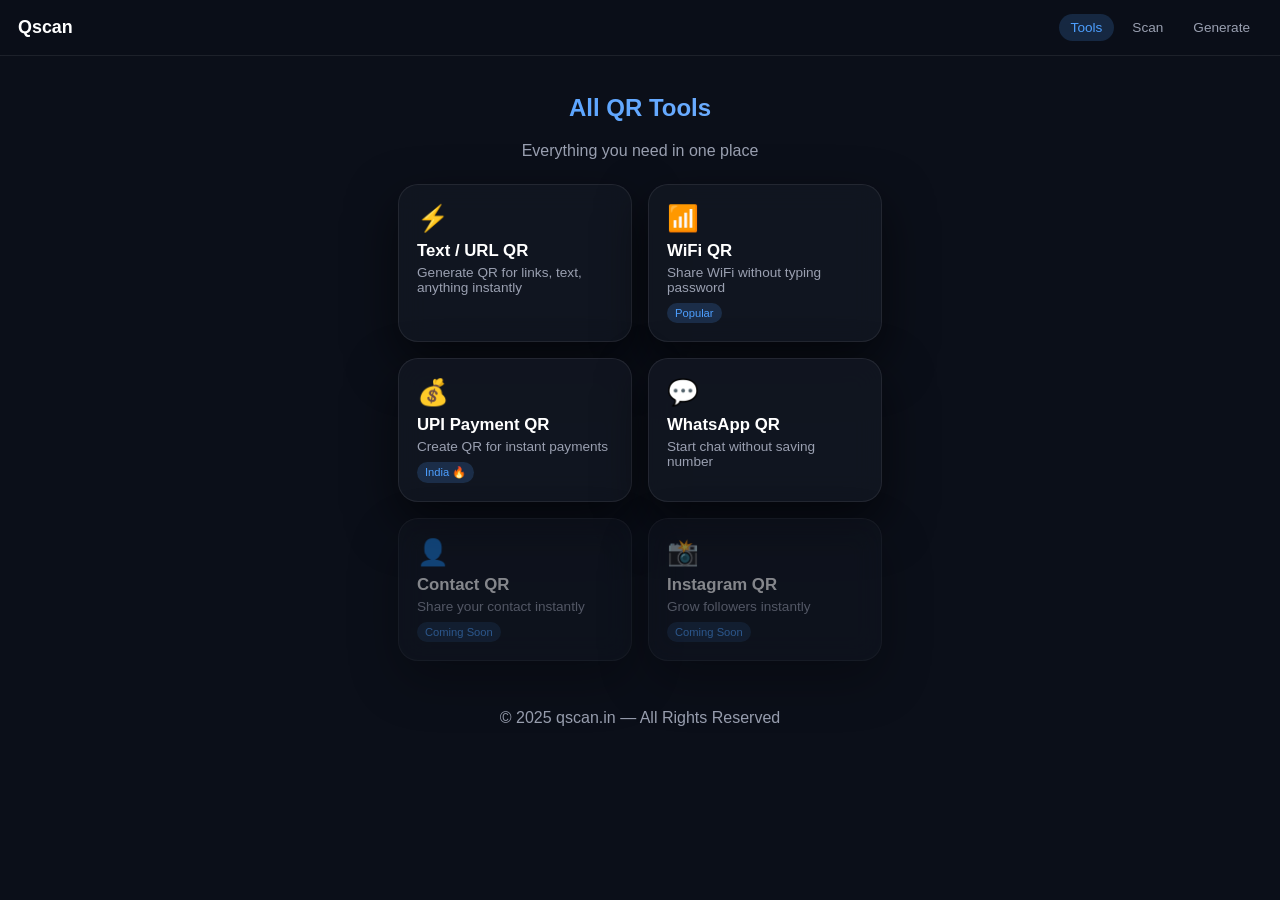
<file: tools.html>
<!DOCTYPE html>
<html lang="en">
<head>

<link rel="icon" href="/assets/img/logo.png">
<link rel="manifest" href="/manifest.webmanifest">

<meta charset="UTF-8" />
<title>QR Tools - Qscan</title>
<meta name="description" content="All QR tools in one place. Generate WiFi, UPI, WhatsApp, URL QR codes instantly. Free & fast.">
<meta name="viewport" content="width=device-width, initial-scale=1" />

<link rel="stylesheet" href="/assets/css/style.css" />

</head>

<body>

<header class="top-bar">
  <div class="brand">
    <span class="brand-text">Qscan</span>
  </div>

  <nav class="nav">
    <a href="/tools.html" class="nav-link active">Tools</a>
    <a href="/" class="nav-link">Scan</a>
    <a href="/generator.html" class="nav-link">Generate</a>
  </nav>
</header>

<main class="main">

<section class="hero">
  <h1>All QR Tools</h1>
  <p class="hero-sub">Everything you need in one place</p>
</section>

<section class="tools-grid">

<!-- TEXT QR -->
<a href="/generator.html" class="tool-card">
  <div class="tool-icon">⚡</div>
  <div class="tool-title">Text / URL QR</div>
  <div class="tool-desc">Generate QR for links, text, anything instantly</div>
</a>

<!-- WIFI -->
<a href="/wifi.html" class="tool-card">
  <div class="tool-icon">📶</div>
  <div class="tool-title">WiFi QR</div>
  <div class="tool-desc">Share WiFi without typing password</div>
  <span class="badge">Popular</span>
</a>

<!-- UPI -->
<a href="/upi.html" class="tool-card">
  <div class="tool-icon">💰</div>
  <div class="tool-title">UPI Payment QR</div>
  <div class="tool-desc">Create QR for instant payments</div>
  <span class="badge">India 🔥</span>
</a>

<!-- WHATSAPP -->
<a href="/whatsapp.html" class="tool-card">
  <div class="tool-icon">💬</div>
  <div class="tool-title">WhatsApp QR</div>
  <div class="tool-desc">Start chat without saving number</div>
</a>

<!-- CONTACT -->
<div class="tool-card tool-locked">
  <div class="tool-icon">👤</div>
  <div class="tool-title">Contact QR</div>
  <div class="tool-desc">Share your contact instantly</div>
  <span class="badge">Coming Soon</span>
</div>

<!-- INSTAGRAM -->
<div class="tool-card tool-locked">
  <div class="tool-icon">📸</div>
  <div class="tool-title">Instagram QR</div>
  <div class="tool-desc">Grow followers instantly</div>
  <span class="badge">Coming Soon</span>
</div>

</section>

</main>

<footer class="footer">
  <p class="muted">© 2025 qscan.in — All Rights Reserved</p>
</footer>

</body>
</html>
</file>
<file: assets/css/style.css>
*, *::before, *::after {
  box-sizing: border-box;
}

:root {
  --bg: #0b0f19;
  --text: #ffffff;
  --muted: #9aa0b1;
  --accent: #4d9fff;
  --accent-soft: rgba(77,159,255,0.18);
  --surface: rgba(18,22,33,0.75);
  --surface-strong: rgba(18,22,33,0.92);
  --radius: 22px;
  --shadow: 0 20px 50px rgba(0,0,0,0.55);
}


body {
  margin: 0;
  background: var(--bg);
  color: var(--text);
  font-family: "Roboto", sans-serif;
}

.top-bar {
  position: sticky;
  top: 0;
  z-index: 50;
  padding: 14px 18px;
  display: flex;
  align-items: center;
  background: rgba(11,15,25,0.7);
  backdrop-filter: blur(14px);
  border-bottom: 1px solid rgba(255,255,255,0.08);
}

.brand {
  display: flex;
  align-items: center;
  gap: 8px;
  flex: 1;
}

.brand-text {
  font-size: 1.12rem;
  font-weight: 800;
  color: #ffffff;
  line-height:1;
  display: flex;
  align-items: center;
  gap: 8px;
  margin-right:6px;
  cursor: default;
  user-select: none;
}

.brand-text:hover {
  opacity: 1;
  cursor: default;
}


.nav {
  display: flex;
  align-items: center;
  gap: 6px;
}

.nav-link {
  padding: 6px 12px;
  border-radius: 999px;
  color: var(--muted);
  text-decoration: none;
  font-size: 0.85rem;
  white-space: nowrap;
  transition: all 0.2s ease;
}

.nav-link.active {
  background: var(--accent-soft);
  color: var(--accent);
}

.main {
  padding: 18px;
  max-width: 520px;
  margin: 0 auto;
}

.hero h1 {
  text-align: center;
  font-size: 1.5rem;
  font-weight: 700;
  background: linear-gradient(to right, #4d9fff, #7ab2ff);
  -webkit-background-clip: text;
  color: transparent;
}

.hero-sub {
  text-align: center;
  color: var(--muted);
  margin-top: 6px;
}

.scanner-card {
  background: var(--surface-strong);
  padding: 20px;
  border-radius: 22px;
  box-shadow: var(--shadow);
  border: 1px solid rgba(255,255,255,0.06);
  backdrop-filter: blur(14px);
}

.video-wrapper {
  width: 100%;
  aspect-ratio: 3/5;
  position: relative;
  border-radius: 20px;
  overflow: hidden;
  background: #000;
  box-shadow: var(--shadow);
}

#preview {
  width: 100%;
  height: 100%;
}

#preview video {
  width: 100% !important;
  height: 100% !important;
  object-fit: cover;
}

.scan-border {
  position: absolute;
  inset: 0;
  border-radius: 20px;
  border: 3px solid rgba(77,159,255,0.6);
  animation: glowBorder 2s infinite ease-in-out;
}

@keyframes glowBorder {
  0% { box-shadow: 0 0 10px rgba(77,159,255,0.4); }
  50% { box-shadow: 0 0 28px rgba(77,159,255,0.8); }
  100% { box-shadow: 0 0 10px rgba(77,159,255,0.4); }
}

.controls-row {
  display: flex;
  justify-content: center;
  margin-top: 16px;
  gap: 12px;
}

.btn.small {
  padding: 10px 14px;
  background: rgba(255,255,255,0.09);
  color: white;
  border: none;
  border-radius: 12px;
  cursor: pointer;
  font-size: 0.9rem;
  backdrop-filter: blur(10px);
}

.btn.small:active { transform: scale(0.95); }

.fab-inline {
  font-size: 1.5rem;
  font-weight: bold;
  background: linear-gradient(135deg, #4d9fff, #1d75ff);
  box-shadow: 0 4px 18px rgba(0,0,0,0.4);
}

/* RESULT POPUP */
.result-popup {
  position: fixed; top: 50%; left: 50%;
  transform: translate(-50%, -50%);
  width: 85%; max-width: 340px;
  background: rgba(18,22,33,0.95);
  padding: 20px;
  border-radius: 18px;
  box-shadow: 0 20px 50px rgba(0,0,0,0.7);
  backdrop-filter: blur(14px);
  z-index: 10000;
  text-align: center;
}

.hidden { display: none; }

.close-btn {
  position: absolute; top: 8px; right: 12px;
  background: none; border: none; color: #fff;
  font-size: 1.8rem; cursor: pointer;
}

.result-link {
  margin-top: 10px;
  font-size: 1rem;
  word-break: break-all;
}

.result-link a {
  color: var(--accent);
  text-decoration: underline;
}

.result-actions {
  margin-top: 14px;
  display: flex; justify-content: center; gap: 10px;
}

.generator-card {
  background: var(--surface-strong);
  padding: 24px;
  border-radius: 22px;
  box-shadow: var(--shadow);
  border: 1px solid rgba(255,255,255,0.08);
  backdrop-filter: blur(18px);
  margin-top: 24px;
}

.label {
  display: block;
  font-size: 0.85rem;
  color: var(--muted);
  margin-bottom: 6px;
  padding-left: 4px;
}

.textarea {
  width: 100%;
  border-radius: 16px;
  border: 1px solid rgba(255,255,255,0.25);
  background: rgba(255,255,255,0.09);
  padding: 16px 16px;
  font-size: 1rem;
  color: white;
  resize: none;
  outline: none;
  min-height: 100px;
}

.textarea:focus {
  border-color: var(--accent);
  box-shadow: 0 0 0 2px rgba(77,159,255,0.4);
}

.generator-controls {
  display: flex;
  justify-content: space-between;
  gap: 12px;
  margin-top: 18px;
}

.btn.primary {
  flex: 1;
  padding: 12px;
  border-radius: 14px;
  font-size: 1rem;
  font-weight: 600;
  background: var(--accent);
  color: white;
  border: none;
}

#download-btn {
  flex: 1;
  padding: 12px;
  border-radius: 14px;
  background: var(--accent);
  color: white;
  font-weight: 600;
  border: none;
  transition: all 0.2s ease;
}

#download-btn:active {
  transform: scale(0.97);
}

#download-btn:disabled {
  background: rgba(255,255,255,0.08);
  color: #9aa0b1;
  cursor: not-allowed;
}

.qr-output {
  margin-top: 24px;
  padding: 20px;
  border-radius: 20px;
  background: rgba(255,255,255,0.06);
  border: 1px solid rgba(255,255,255,0.12);
  display: flex;
  justify-content: center;
  align-items: center;
  min-height: 240px;
  text-align: center;
}

.qr-placeholder {
  opacity: 0.6;
  color: var(--muted);
}

.qr-output canvas {
  width: 240px !important;
  height: 240px !important;
  display: block;
}

.footer {
  text-align: center;
  margin: 30px 0;
  color: var(--muted);
}

.tools-grid {
  display: grid;
  grid-template-columns: 1fr;
  gap: 16px;
  margin-top: 24px;
}

.tool-card {
  display: block;
  background: var(--surface-strong);
  border-radius: 20px;
  padding: 18px;
  border: 1px solid rgba(255,255,255,0.08);
  box-shadow: var(--shadow);
  backdrop-filter: blur(14px);
  text-decoration: none;
  transition: all 0.25s ease;
}

.tool-card:hover {
  transform: translateY(-5px);
  border-color: rgba(77,159,255,0.5);
  box-shadow: 0 10px 30px rgba(77,159,255,0.15);
}

.tool-icon {
  font-size: 1.6rem;
  margin-bottom: 8px;
}

.tool-title {
  font-weight: 600;
  font-size: 1.05rem;
  color: #fff;
}

.tool-desc {
  font-size: 0.85rem;
  color: var(--muted);
  margin-top: 4px;
}

.badge {
  display: inline-block;
  margin-top: 8px;
  font-size: 0.7rem;
  padding: 4px 8px;
  border-radius: 999px;
  background: var(--accent-soft);
  color: var(--accent);
}

.tool-locked {
  opacity: 0.5;
  pointer-events: none;
}

@media (min-width: 600px) {
  .tools-grid {
    grid-template-columns: 1fr 1fr;
  }
}
input.textarea, select.textarea {
  width: 100%;
  border-radius: 16px;
  border: 1px solid rgba(255,255,255,0.25);
  background: rgba(255,255,255,0.09);
  padding: 14px 14px;
  font-size: 1rem;
  color: white;
  outline: none;
}

select.textarea {
  cursor: pointer;
}
</file>
